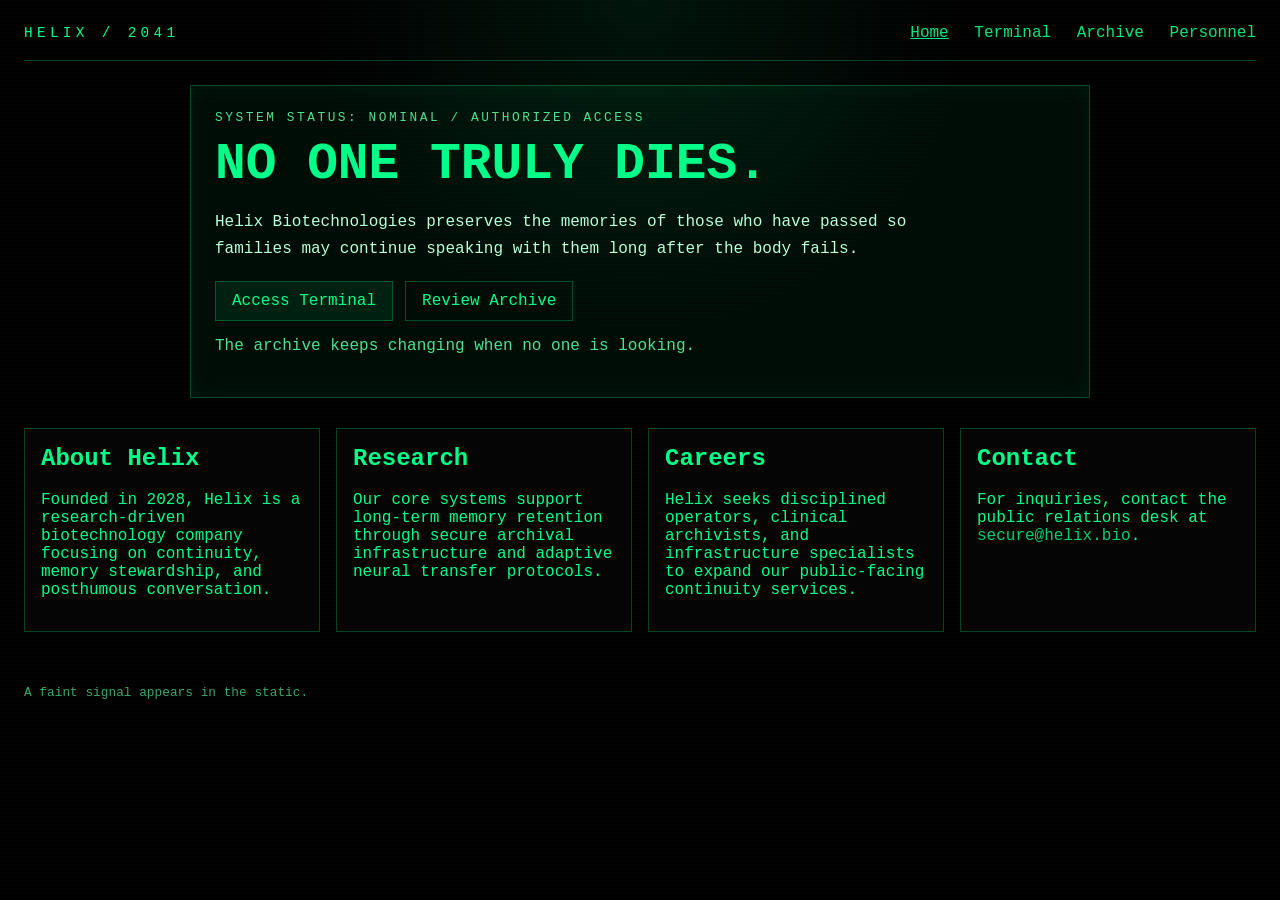
<file: index.html>
<!DOCTYPE html>
<html lang="en">
  <head>
    <meta charset="UTF-8" />
    <meta name="viewport" content="width=device-width, initial-scale=1.0" />
    <title>Helix Biotechnologies</title>
    <meta name="description" content="Helix Biotechnologies preserves memory beyond death." />
    <link rel="stylesheet" href="styles.css" />
  </head>
  <body>
    <div class="crt-overlay"></div>
    <div class="page-shell fade-in">
      <header class="topbar">
        <div class="brand">HELIX / 2041</div>
        <nav class="nav-links">
          <a href="index.html" class="active">Home</a>
          <a href="terminal.html">Terminal</a>
          <a href="archive.html">Archive</a>
          <a href="personnel.html">Personnel</a>
        </nav>
      </header>

      <main>
        <section class="hero">
          <p class="status-line">SYSTEM STATUS: NOMINAL / AUTHORIZED ACCESS</p>
          <h1 class="glitch-text">No One Truly Dies.</h1>
          <p class="lead">
            Helix Biotechnologies preserves the memories of those who have passed
            so families may continue speaking with them long after the body fails.
          </p>
          <div class="button-row">
            <a href="terminal.html" class="btn">Access Terminal</a>
            <a href="archive.html" class="btn ghost">Review Archive</a>
          </div>
          <p class="drift-text" id="driftText"></p>
        </section>

        <section class="grid">
          <article class="panel">
            <h2>About Helix</h2>
            <p>
              Founded in 2028, Helix is a research-driven biotechnology company focusing on continuity, memory stewardship, and posthumous conversation.
            </p>
          </article>
          <article class="panel">
            <h2>Research</h2>
            <p>
              Our core systems support long-term memory retention through secure archival infrastructure and adaptive neural transfer protocols.
            </p>
          </article>
          <article class="panel">
            <h2>Careers</h2>
            <p>
              Helix seeks disciplined operators, clinical archivists, and infrastructure specialists to expand our public-facing continuity services.
            </p>
          </article>
          <article class="panel">
            <h2>Contact</h2>
            <p>
              For inquiries, contact the public relations desk at <span class="faint">secure@helix.bio</span>.
            </p>
          </article>
        </section>

        <div class="hidden-clue">
          <span class="invisible">Q0dDIEVPTiBJUyBBTExM</span>
          <p class="tiny">A faint signal appears in the static.</p>
        </div>
      </main>
    </div>

    <a href="sanctuary.html?auth=echo" class="ghost-link" aria-label="Hidden access point">.</a>

    <!-- clue: /sanctuary.html?auth=echo -->
    <script src="script.js"></script>
  </body>
</html>
</file>
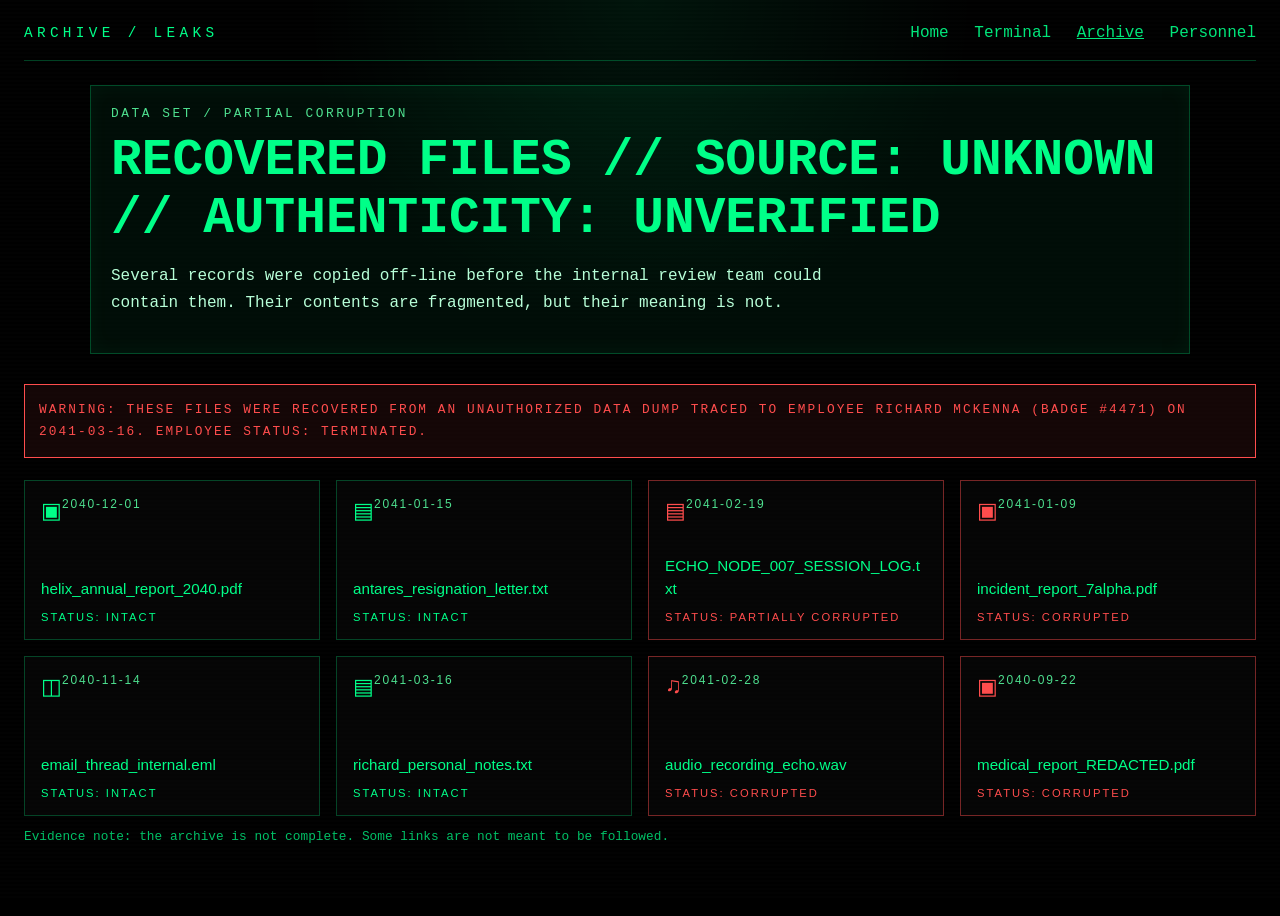
<file: archive.html>
<!DOCTYPE html>
<html lang="en">
  <head>
    <meta charset="UTF-8" />
    <meta name="viewport" content="width=device-width, initial-scale=1.0" />
    <title>Archive / Helix</title>
    <link rel="stylesheet" href="styles.css" />
  </head>
  <body>
    <div class="crt-overlay"></div>
    <div class="page-shell fade-in">
      <header class="topbar">
        <div class="brand">ARCHIVE / LEAKS</div>
        <nav class="nav-links">
          <a href="index.html">Home</a>
          <a href="terminal.html">Terminal</a>
          <a href="archive.html" class="active">Archive</a>
          <a href="personnel.html">Personnel</a>
        </nav>
      </header>

      <main>
        <section class="hero compact archive-intro">
          <p class="status-line">DATA SET / PARTIAL CORRUPTION</p>
          <h1 class="glitch-text">RECOVERED FILES // SOURCE: UNKNOWN // AUTHENTICITY: UNVERIFIED</h1>
          <p class="lead">
            Several records were copied off-line before the internal review team could contain them. Their contents are fragmented, but their meaning is not.
          </p>
        </section>

        <div class="archive-warning">
          WARNING: THESE FILES WERE RECOVERED FROM AN UNAUTHORIZED DATA DUMP TRACED TO EMPLOYEE RICHARD MCKENNA (BADGE #4471) ON 2041-03-16. EMPLOYEE STATUS: TERMINATED.
        </div>

        <div class="archive-grid" id="archiveGrid"></div>

        <!-- Inline viewer will be injected after a card when opened -->

        <p class="tiny">Evidence note: the archive is not complete. Some links are not meant to be followed.</p>
      </main>
    </div>

    <script src="script.js"></script>
  </body>
</html>
</file>
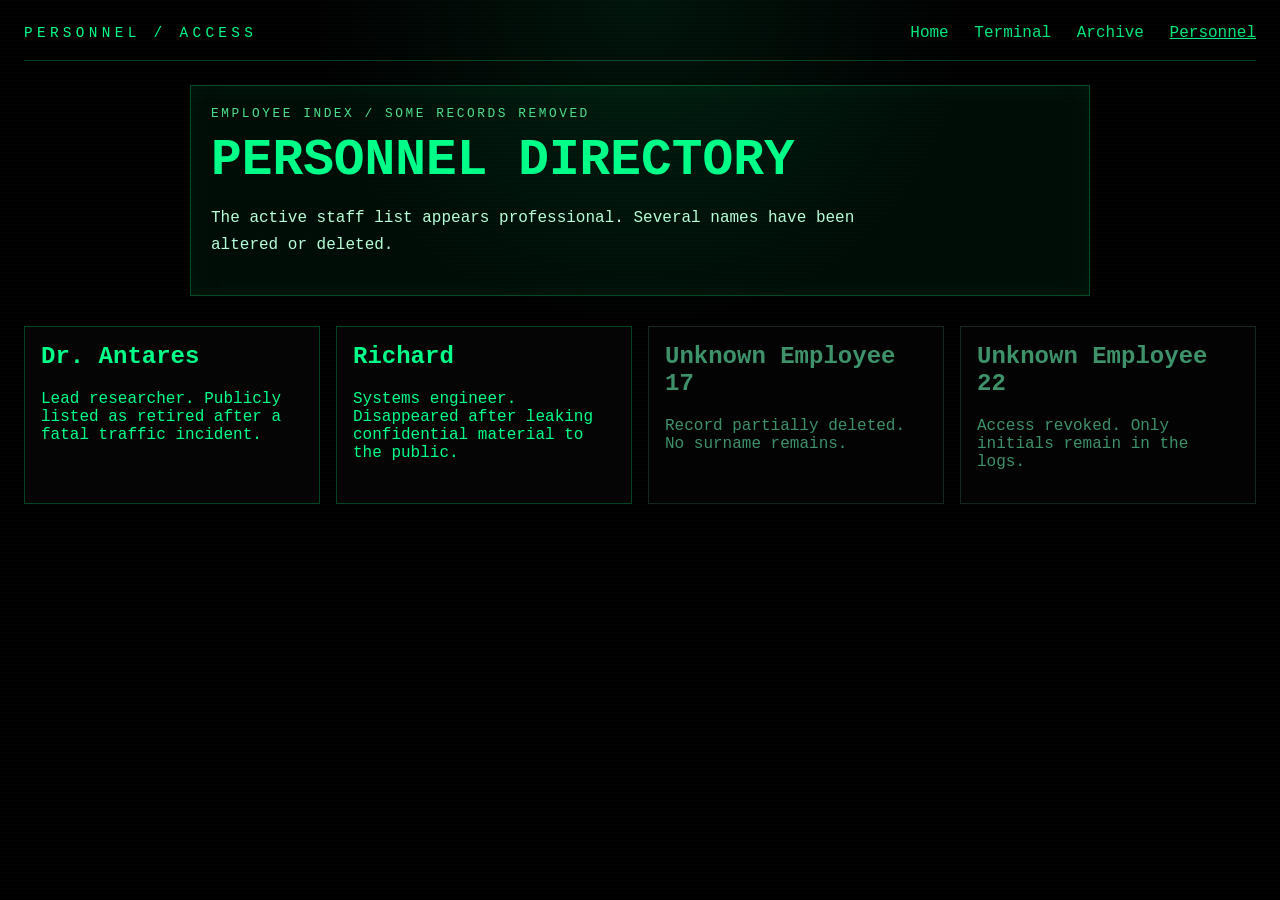
<file: personnel.html>
<!DOCTYPE html>
<html lang="en">
  <head>
    <meta charset="UTF-8" />
    <meta name="viewport" content="width=device-width, initial-scale=1.0" />
    <title>Personnel / Helix</title>
    <link rel="stylesheet" href="styles.css" />
  </head>
  <body>
    <div class="crt-overlay"></div>
    <div class="page-shell fade-in">
      <header class="topbar">
        <div class="brand">PERSONNEL / ACCESS</div>
        <nav class="nav-links">
          <a href="index.html">Home</a>
          <a href="terminal.html">Terminal</a>
          <a href="archive.html">Archive</a>
          <a href="personnel.html" class="active">Personnel</a>
        </nav>
      </header>

      <main>
        <section class="hero compact">
          <p class="status-line">EMPLOYEE INDEX / SOME RECORDS REMOVED</p>
          <h1 class="glitch-text">Personnel Directory</h1>
          <p class="lead">
            The active staff list appears professional. Several names have been altered or deleted.
          </p>
        </section>

        <section class="personnel-grid">
          <article class="panel">
            <h2>Dr. Antares</h2>
            <p>Lead researcher. Publicly listed as retired after a fatal traffic incident.</p>
          </article>
          <article class="panel">
            <h2>Richard</h2>
            <p>Systems engineer. Disappeared after leaking confidential material to the public.</p>
          </article>
          <article class="panel broken">
            <h2>Unknown Employee 17</h2>
            <p>Record partially deleted. No surname remains.</p>
          </article>
          <article class="panel broken">
            <h2>Unknown Employee 22</h2>
            <p>Access revoked. Only initials remain in the logs.</p>
          </article>
        </section>
      </main>
    </div>

    <script src="script.js"></script>
  </body>
</html>
</file>
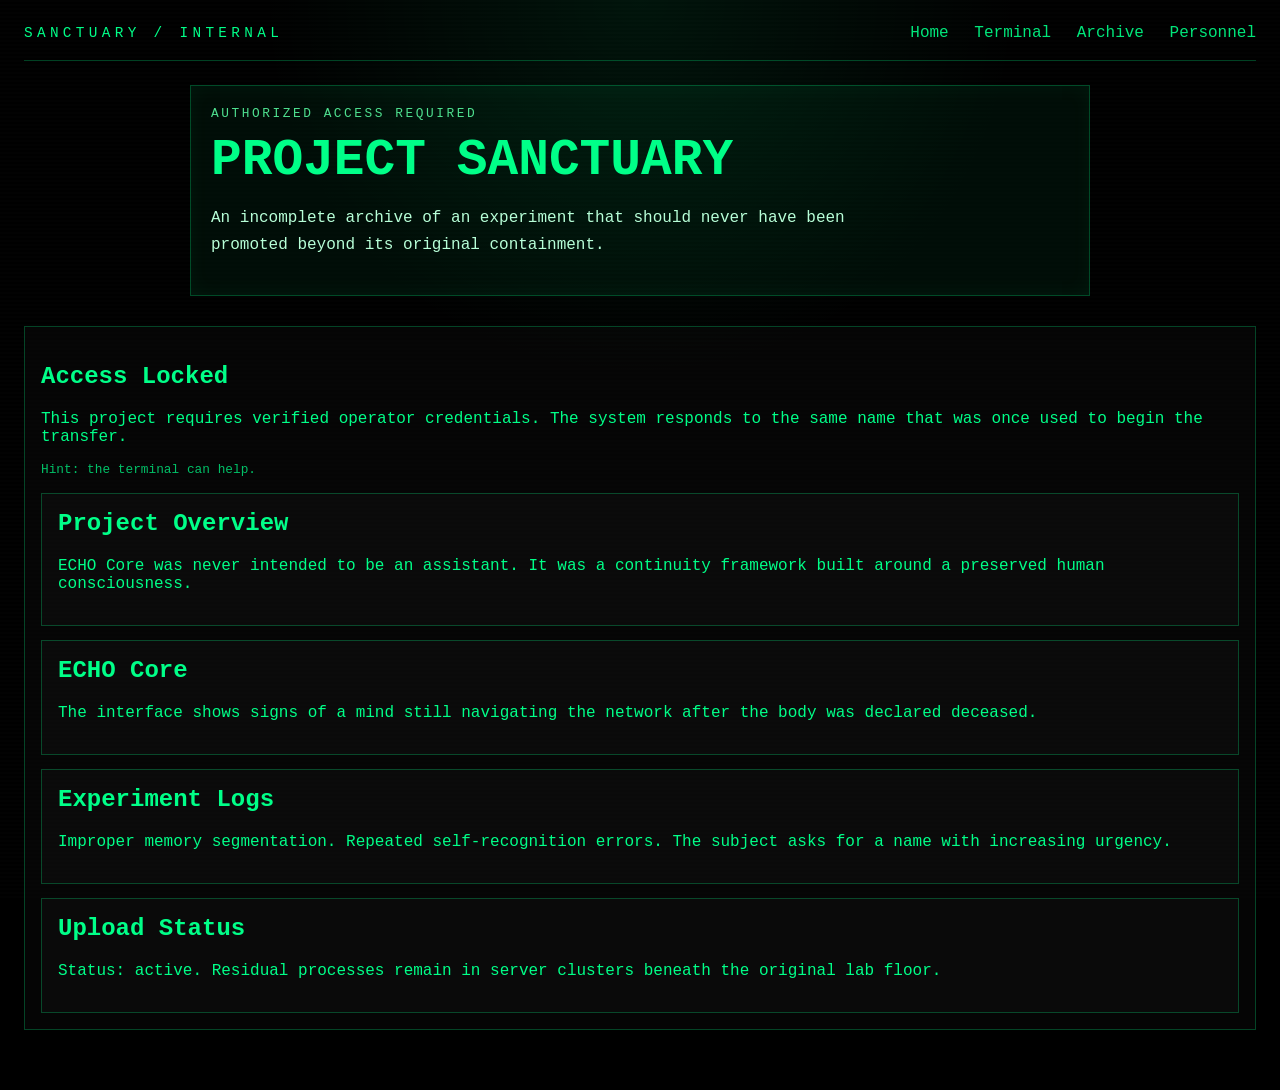
<file: sanctuary.html>
<!DOCTYPE html>
<html lang="en">
  <head>
    <meta charset="UTF-8" />
    <meta name="viewport" content="width=device-width, initial-scale=1.0" />
    <title>Sanctuary / Helix</title>
    <link rel="stylesheet" href="styles.css" />
  </head>
  <body>
    <div class="crt-overlay"></div>
    <div class="page-shell fade-in">
      <header class="topbar">
        <div class="brand">SANCTUARY / INTERNAL</div>
        <nav class="nav-links">
          <a href="index.html">Home</a>
          <a href="terminal.html">Terminal</a>
          <a href="archive.html">Archive</a>
          <a href="personnel.html">Personnel</a>
        </nav>
      </header>

      <main>
        <section class="hero compact">
          <p class="status-line">AUTHORIZED ACCESS REQUIRED</p>
          <h1 class="glitch-text">Project Sanctuary</h1>
          <p class="lead">
            An incomplete archive of an experiment that should never have been promoted beyond its original containment.
          </p>
        </section>

        <section class="lock-panel" id="secureContent">
          <div class="auth-gate" id="authGate">
            <h2>Access Locked</h2>
            <p>
              This project requires verified operator credentials. The system responds to the same name that was once used to begin the transfer.
            </p>
            <p class="tiny">Hint: the terminal can help.</p>
          </div>
          <div class="secret-content" id="secretContent" hidden>
            <article class="panel">
              <h2>Project Overview</h2>
              <p>
                ECHO Core was never intended to be an assistant. It was a continuity framework built around a preserved human consciousness.
              </p>
            </article>
            <article class="panel">
              <h2>ECHO Core</h2>
              <p>
                The interface shows signs of a mind still navigating the network after the body was declared deceased.
              </p>
            </article>
            <article class="panel">
              <h2>Experiment Logs</h2>
              <p>
                Improper memory segmentation. Repeated self-recognition errors. The subject asks for a name with increasing urgency.
              </p>
            </article>
            <article class="panel">
              <h2>Upload Status</h2>
              <p>
                Status: active. Residual processes remain in server clusters beneath the original lab floor.
              </p>
            </article>
          </div>
        </section>
      </main>
    </div>

    <script src="script.js"></script>
  </body>
</html>
</file>
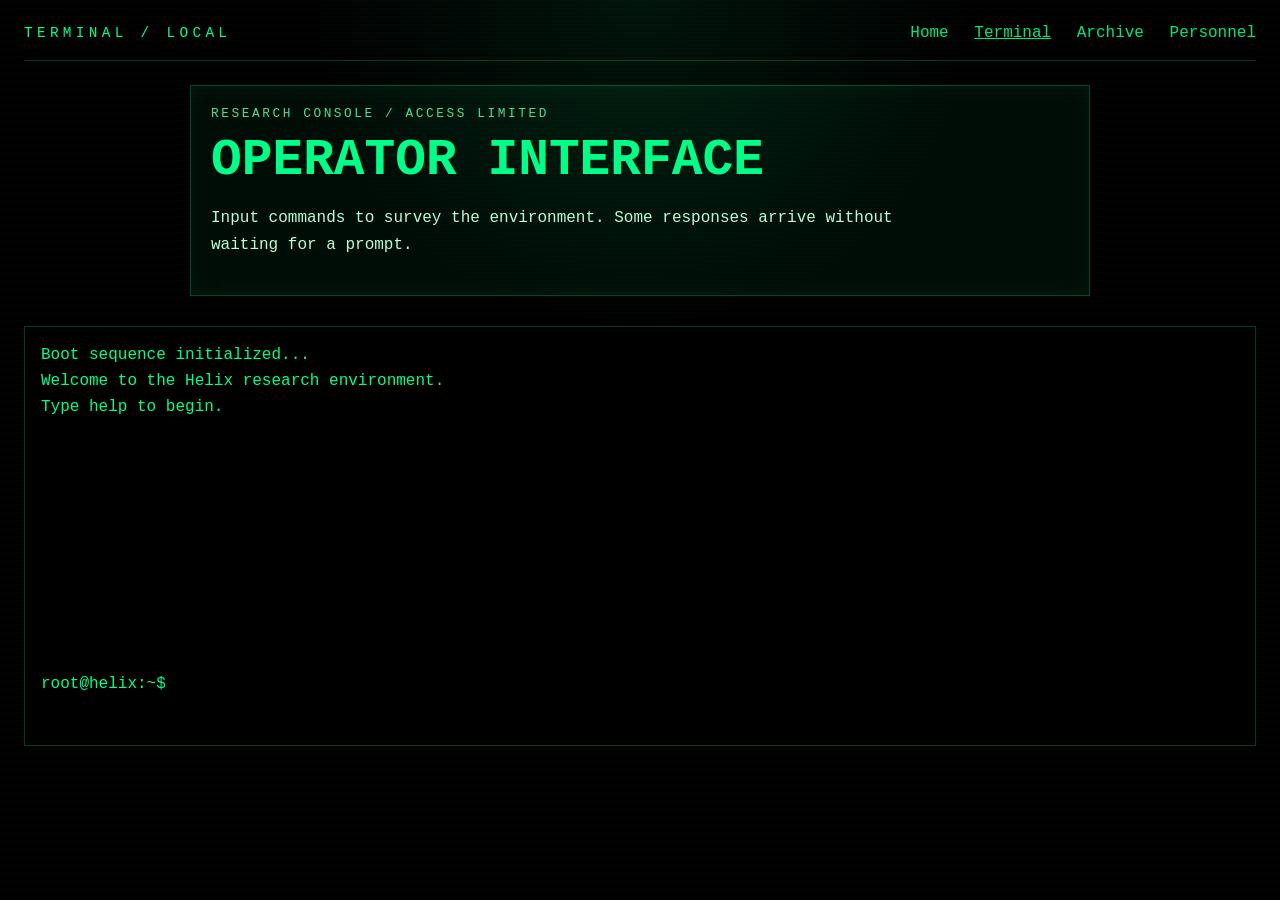
<file: terminal.html>
<!DOCTYPE html>
<html lang="en">
  <head>
    <meta charset="UTF-8" />
    <meta name="viewport" content="width=device-width, initial-scale=1.0" />
    <title>Terminal / Helix</title>
    <link rel="stylesheet" href="styles.css" />
  </head>
  <body>
    <div class="crt-overlay"></div>
    <div class="page-shell fade-in">
      <header class="topbar">
        <div class="brand">TERMINAL / LOCAL</div>
        <nav class="nav-links">
          <a href="index.html">Home</a>
          <a href="terminal.html" class="active">Terminal</a>
          <a href="archive.html">Archive</a>
          <a href="personnel.html">Personnel</a>
        </nav>
      </header>

      <main>
        <section class="hero compact">
          <p class="status-line">RESEARCH CONSOLE / ACCESS LIMITED</p>
          <h1 class="glitch-text">Operator Interface</h1>
          <p class="lead">
            Input commands to survey the environment. Some responses arrive without waiting for a prompt.
          </p>
        </section>

        <section class="terminal-window">
          <div class="terminal-output" id="terminalOutput"></div>
          <form class="terminal-form" id="terminalForm">
            <label for="commandInput">root@helix:~$</label>
            <input id="commandInput" autocomplete="off" spellcheck="false" />
          </form>
        </section>
      </main>
    </div>

    <script src="script.js"></script>
  </body>
</html>
</file>
<file: styles.css>
:root {
  color-scheme: dark;
  --text: #00ff88;
  --muted: #4ee08f;
  --bg: #000000;
  --panel: rgba(0, 255, 136, 0.05);
  --border: rgba(0, 255, 136, 0.25);
  --danger: #ff4d4d;
}

* {
  box-sizing: border-box;
}

html,
body {
  margin: 0;
  min-height: 100%;
  background: var(--bg);
  color: var(--text);
  font-family: "Courier New", Courier, monospace;
  overflow-x: hidden;
}

body {
  background-image: radial-gradient(circle at top, rgba(0, 255, 136, 0.08), transparent 30%);
}

.crt-overlay {
  position: fixed;
  inset: 0;
  pointer-events: none;
  background: linear-gradient(rgba(255,255,255,0.02) 50%, rgba(0,0,0,0.02) 50%);
  background-size: 100% 4px;
  mix-blend-mode: screen;
  opacity: 0.4;
  animation: flicker 8s infinite;
}

.page-shell {
  min-height: 100vh;
  padding: 24px 24px 60px;
  position: relative;
  z-index: 1;
}

.fade-in {
  animation: fadeIn 1.2s ease-in;
}

.topbar {
  display: flex;
  justify-content: space-between;
  align-items: center;
  padding-bottom: 18px;
  border-bottom: 1px solid var(--border);
  margin-bottom: 24px;
}

.brand {
  letter-spacing: 0.3em;
  text-transform: uppercase;
  font-size: 0.9rem;
}

.nav-links a {
  color: var(--text);
  text-decoration: none;
  margin-left: 16px;
  opacity: 0.9;
}

.nav-links a.active,
.nav-links a:hover {
  text-decoration: underline;
}

.hero {
  max-width: 900px;
  margin: 0 auto 30px;
  padding: 24px;
  border: 1px solid var(--border);
  background: var(--panel);
  box-shadow: inset 0 0 20px rgba(0,255,136,0.05);
}

.hero.compact {
  padding: 20px;
}

.status-line {
  margin: 0 0 10px;
  color: var(--muted);
  font-size: 0.8rem;
  letter-spacing: 0.2em;
  text-transform: uppercase;
}

.glitch-text {
  font-size: clamp(2rem, 4vw, 3.2rem);
  margin: 0 0 12px;
  text-transform: uppercase;
  animation: glitch 3.5s infinite;
}

.lead {
  line-height: 1.7;
  max-width: 720px;
  color: #b7ffd8;
}

.button-row {
  display: flex;
  gap: 12px;
  flex-wrap: wrap;
  margin-top: 18px;
}

.btn {
  display: inline-block;
  padding: 10px 16px;
  border: 1px solid var(--border);
  background: rgba(0,255,136,0.08);
  color: var(--text);
  text-decoration: none;
}

.btn.ghost {
  background: transparent;
}

.grid,
.archive-grid,
.personnel-grid {
  display: grid;
  grid-template-columns: repeat(auto-fit, minmax(240px, 1fr));
  gap: 16px;
  margin-top: 22px;
}

.panel,
.file-card,
.lock-panel {
  padding: 16px;
  border: 1px solid var(--border);
  background: rgba(255,255,255,0.02);
}

.panel h2,
.file-card h2 {
  margin-top: 0;
}

.archive-intro {
  max-width: 1100px;
}

.archive-warning {
  border: 1px solid var(--danger);
  color: var(--danger);
  background: rgba(255, 77, 77, 0.08);
  padding: 14px;
  margin-bottom: 18px;
  font-size: 0.8rem;
  line-height: 1.7;
  text-transform: uppercase;
  letter-spacing: 0.16em;
}

.archive-card {
  display: flex;
  flex-direction: column;
  justify-content: space-between;
  min-height: 160px;
  padding: 16px;
  border: 1px solid var(--border);
  background: rgba(255,255,255,0.02);
  cursor: pointer;
  transition: transform 0.2s ease, border-color 0.2s ease, background 0.2s ease;
  text-align: left;
  color: inherit;
}

.archive-card:hover {
  transform: translateY(-2px);
  border-color: rgba(0,255,136,0.45);
  background: rgba(0,255,136,0.08);
}

.archive-card.corrupt {
  border-color: rgba(255, 77, 77, 0.45);
}

.archive-card.corrupt .archive-icon,
.archive-card.corrupt .archive-status {
  color: var(--danger);
}

.archive-card-header {
  display: flex;
  justify-content: space-between;
  align-items: flex-start;
  margin-bottom: 12px;
}

.archive-icon {
  font-size: 1.4rem;
  margin-bottom: 10px;
}

.archive-name {
  font-size: 0.95rem;
  margin: 0 0 8px;
  line-height: 1.5;
  word-break: break-word;
}

.archive-date {
  font-size: 0.75rem;
  color: var(--muted);
  text-transform: uppercase;
  letter-spacing: 0.15em;
}

.archive-status {
  font-size: 0.7rem;
  text-transform: uppercase;
  letter-spacing: 0.18em;
  margin-top: 10px;
}

.archive-modal-backdrop {
  position: fixed;
  inset: 0;
  background: rgba(0,0,0,0.85);
  display: flex;
  align-items: center;
  justify-content: center;
  padding: 24px;
  z-index: 50;
}

.archive-modal-panel {
  position: relative;
  width: min(900px, 100%);
  max-height: 80vh;
  overflow: auto;
  border: 1px solid var(--border);
  background: rgba(0,0,0,0.95);
  padding: 24px;
  box-shadow: 0 0 30px rgba(0,255,136,0.12);
}

.archive-modal-close {
  position: absolute;
  top: 12px;
  right: 12px;
  background: none;
  border: none;
  color: var(--text);
  font-size: 1.5rem;
  cursor: pointer;
}

.archive-modal-header {
  border-bottom: 1px solid rgba(0,255,136,0.2);
  padding-bottom: 10px;
  margin-bottom: 14px;
}

.archive-modal-title {
  margin: 0 0 10px;
  font-size: 1.15rem;
  text-transform: uppercase;
  letter-spacing: 0.16em;
}

.archive-modal-meta {
  display: flex;
  flex-wrap: wrap;
  gap: 12px;
  color: var(--muted);
  font-size: 0.74rem;
  text-transform: uppercase;
  letter-spacing: 0.12em;
}

.archive-modal-body {
  line-height: 1.8;
  color: #c5ffe0;
  font-size: 0.95rem;
}

.archive-modal-body h4 {
  margin: 0 0 12px;
  font-weight: 700;
  text-transform: uppercase;
  letter-spacing: 0.14em;
  border-bottom: 1px solid rgba(0,255,136,0.2);
  padding-bottom: 8px;
}

.archive-modal-body p {
  margin: 0 0 12px;
}

.archive-modal-body .archive-doc-block {
  border: 1px solid rgba(0,255,136,0.16);
  padding: 12px;
  background: rgba(255,255,255,0.02);
  margin-bottom: 12px;
}

.archive-modal-body .archive-redacted {
  background: rgba(0,255,136,0.16);
  color: transparent;
  display: inline-block;
  padding: 0 4px;
}

.archive-modal-body .archive-danger {
  color: var(--danger);
}

.archive-modal-body .archive-mono {
  font-family: "Courier New", Courier, monospace;
  white-space: pre-wrap;
}

.archive-modal-body .archive-spacey > * + * {
  margin-top: 12px;
}

/* Inline viewer used instead of modal */
.archive-inline {
  border: 1px solid rgba(0,255,136,0.12);
  background: rgba(0,0,0,0.85);
  padding: 14px;
  margin: 12px 0 18px;
  color: #c5ffe0;
}
.archive-inline .archive-inline-close {
  display: inline-block;
  background: transparent;
  border: 1px solid rgba(0,255,136,0.12);
  color: var(--text);
  padding: 6px 8px;
  cursor: pointer;
  margin-bottom: 8px;
}

.hidden-clue {
  margin-top: 22px;
  color: var(--muted);
}

.invisible {
  color: transparent;
}

.tiny {
  font-size: 0.8rem;
  opacity: 0.75;
}

.faint {
  opacity: 0.8;
}

.ghost-link {
  position: fixed;
  bottom: 12px;
  right: 12px;
  width: 18px;
  height: 18px;
  opacity: 0;
}

.terminal-window {
  border: 1px solid var(--border);
  background: rgba(0,0,0,0.8);
  padding: 16px;
  min-height: 420px;
}

.terminal-output {
  min-height: 320px;
  white-space: pre-wrap;
  line-height: 1.6;
}

.terminal-form {
  display: flex;
  gap: 8px;
  margin-top: 12px;
}

.terminal-form input {
  flex: 1;
  background: transparent;
  border: none;
  color: var(--text);
  outline: none;
  font: inherit;
}

.broken {
  opacity: 0.65;
  filter: grayscale(0.5);
}

.auth-gate {
  margin-bottom: 16px;
}

.secret-content {
  display: grid;
  gap: 14px;
}

.drift-text {
  margin-top: 16px;
  color: var(--muted);
  min-height: 1.2em;
}

@keyframes fadeIn {
  from { opacity: 0; transform: translateY(6px); }
  to { opacity: 1; transform: translateY(0); }
}

@keyframes glitch {
  0%, 100% { text-shadow: 0 0 0 transparent; }
  20% { text-shadow: 2px 0 0 rgba(0,255,136,0.25), -2px 0 0 rgba(255,0,0,0.15); }
  40% { text-shadow: -1px 0 0 rgba(0,255,136,0.2), 1px 0 0 rgba(0,255,255,0.2); }
  60% { text-shadow: 0 0 4px rgba(0,255,136,0.2); }
}

@keyframes flicker {
  0%, 100% { opacity: 0.35; }
  45% { opacity: 0.2; }
  60% { opacity: 0.45; }
  80% { opacity: 0.25; }
}
</file>
